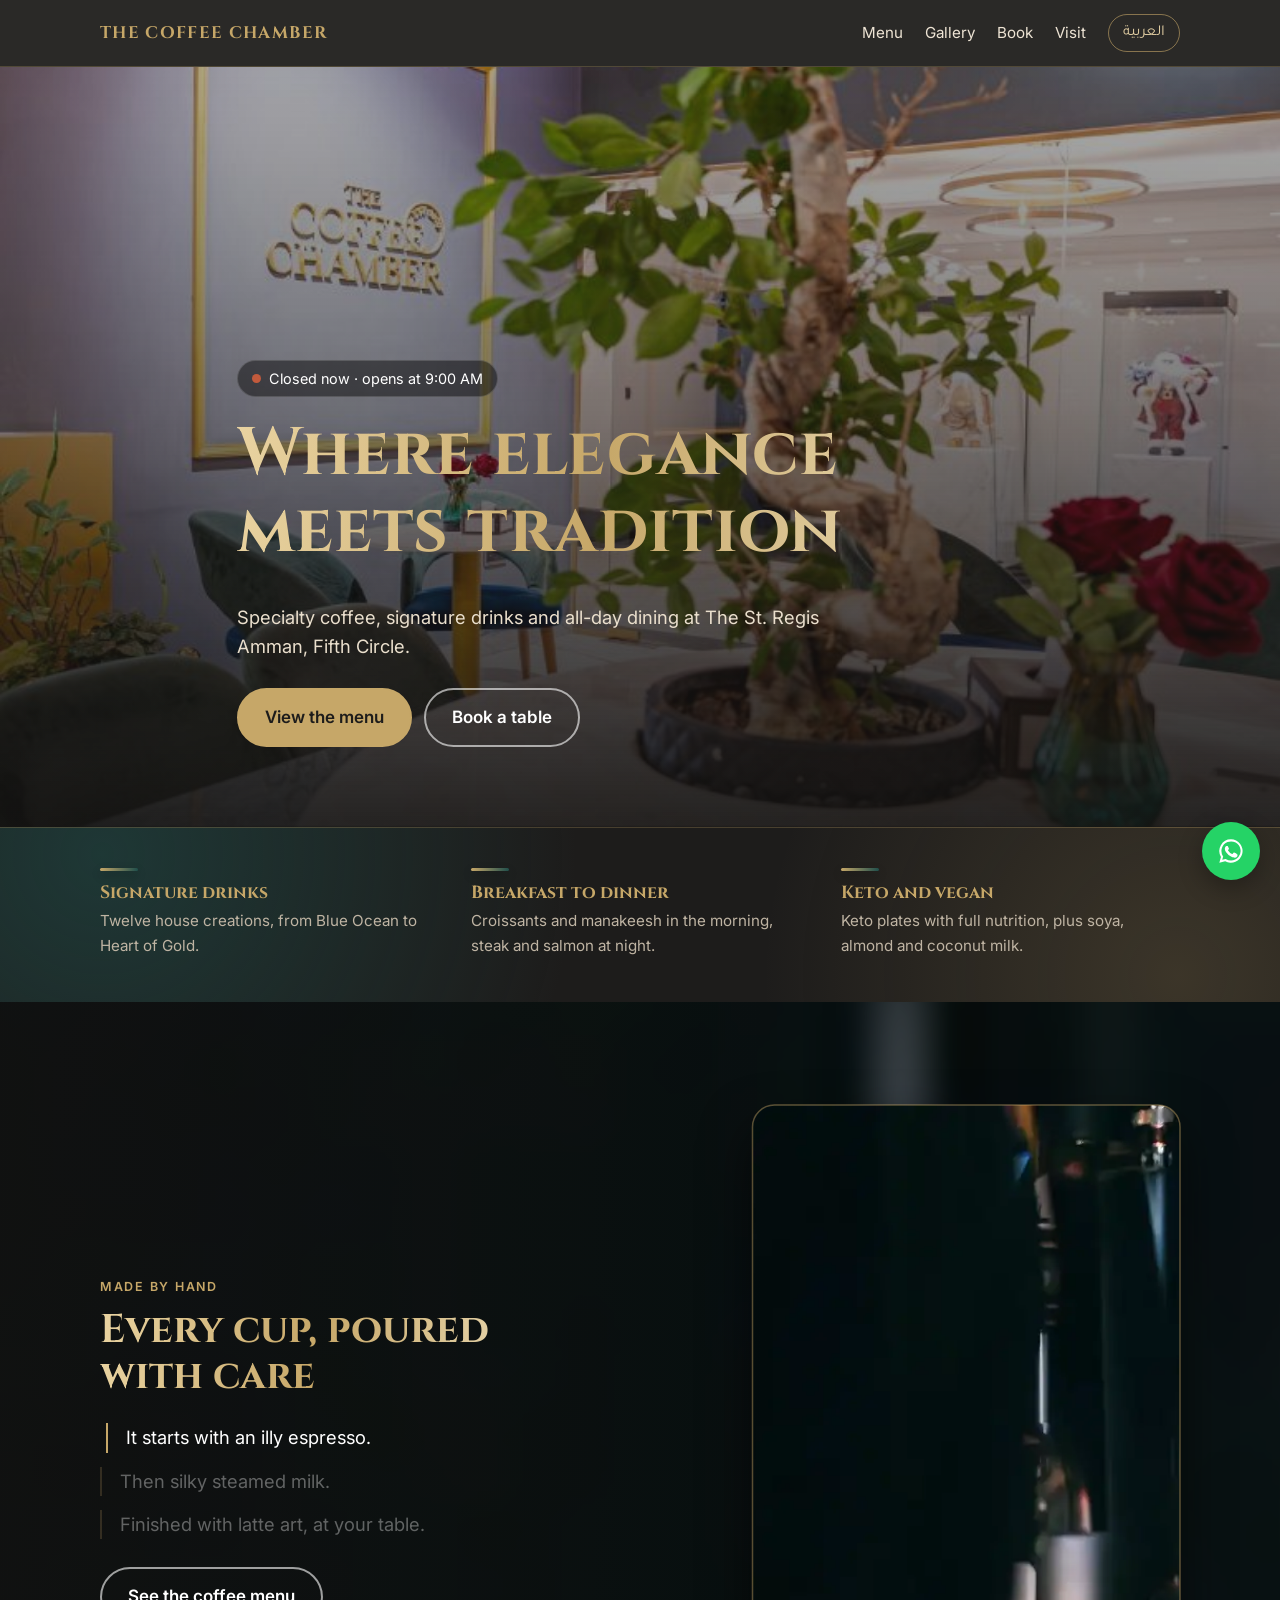
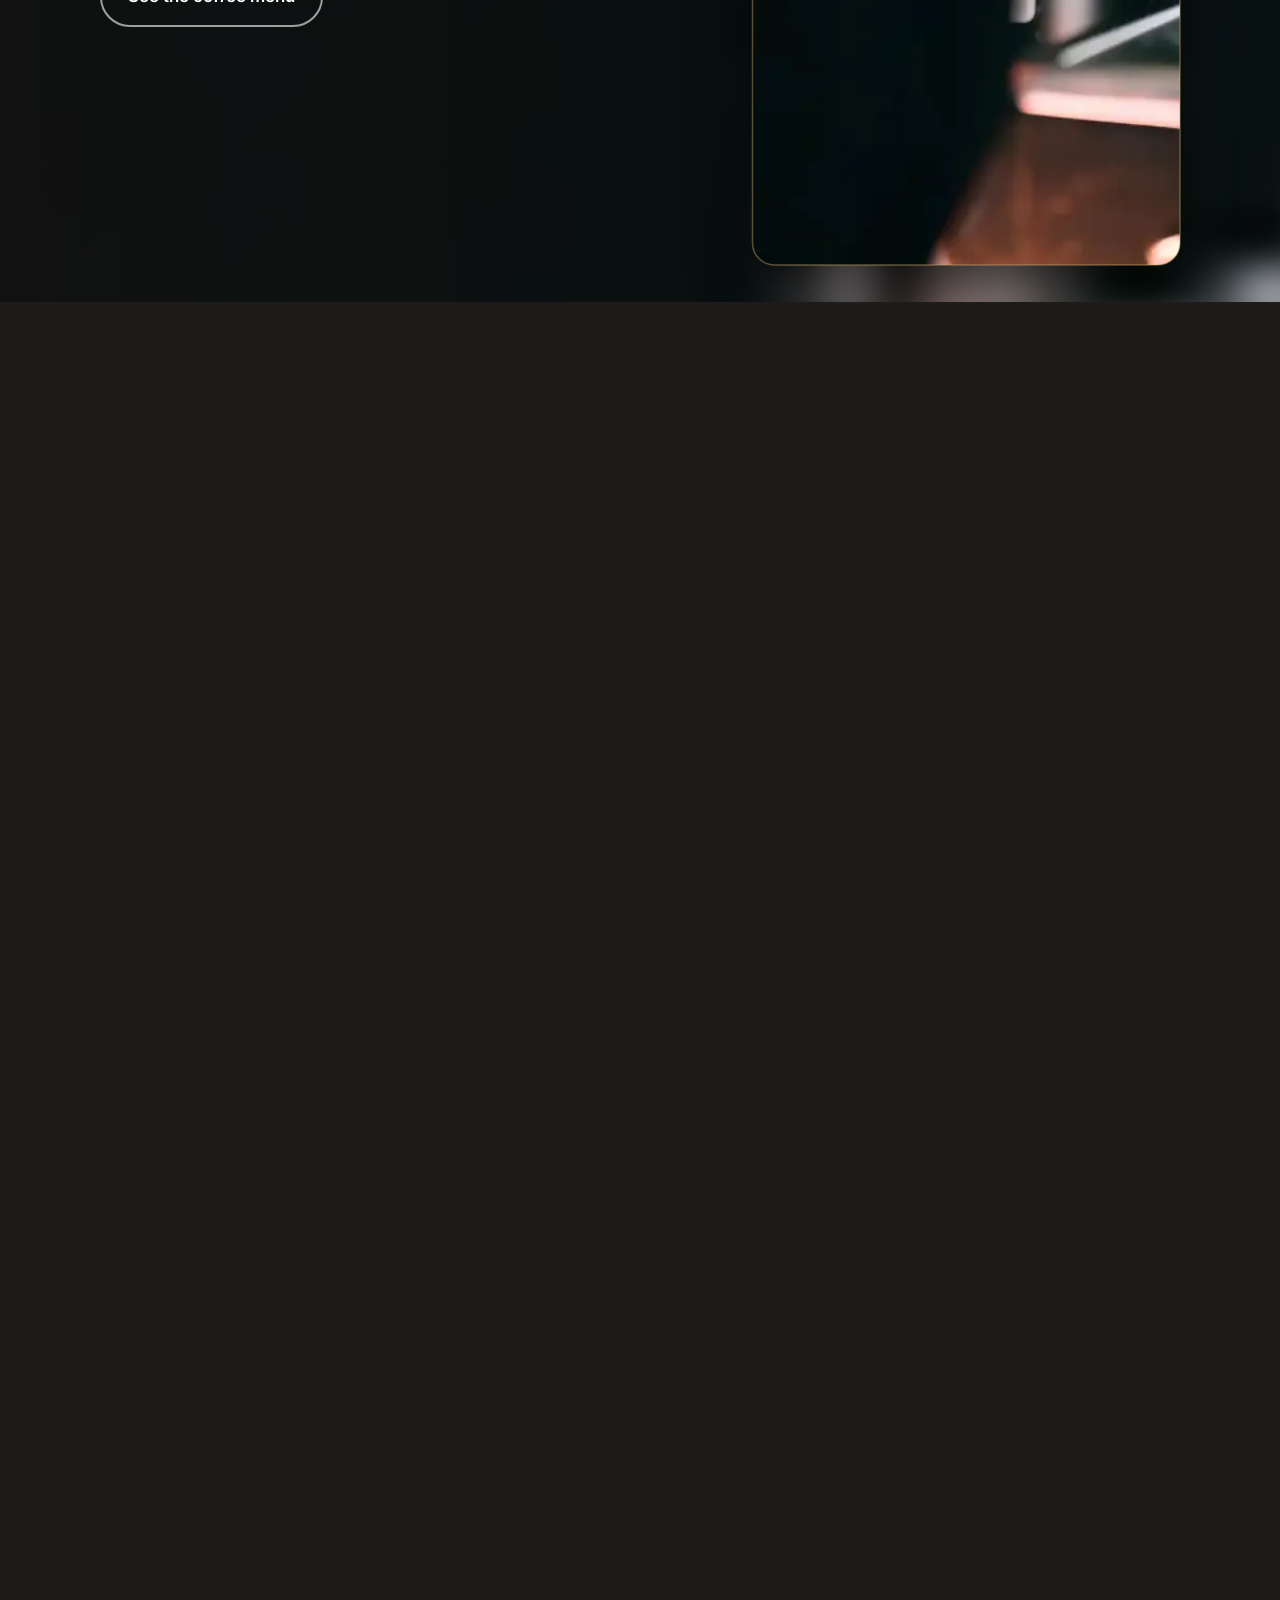
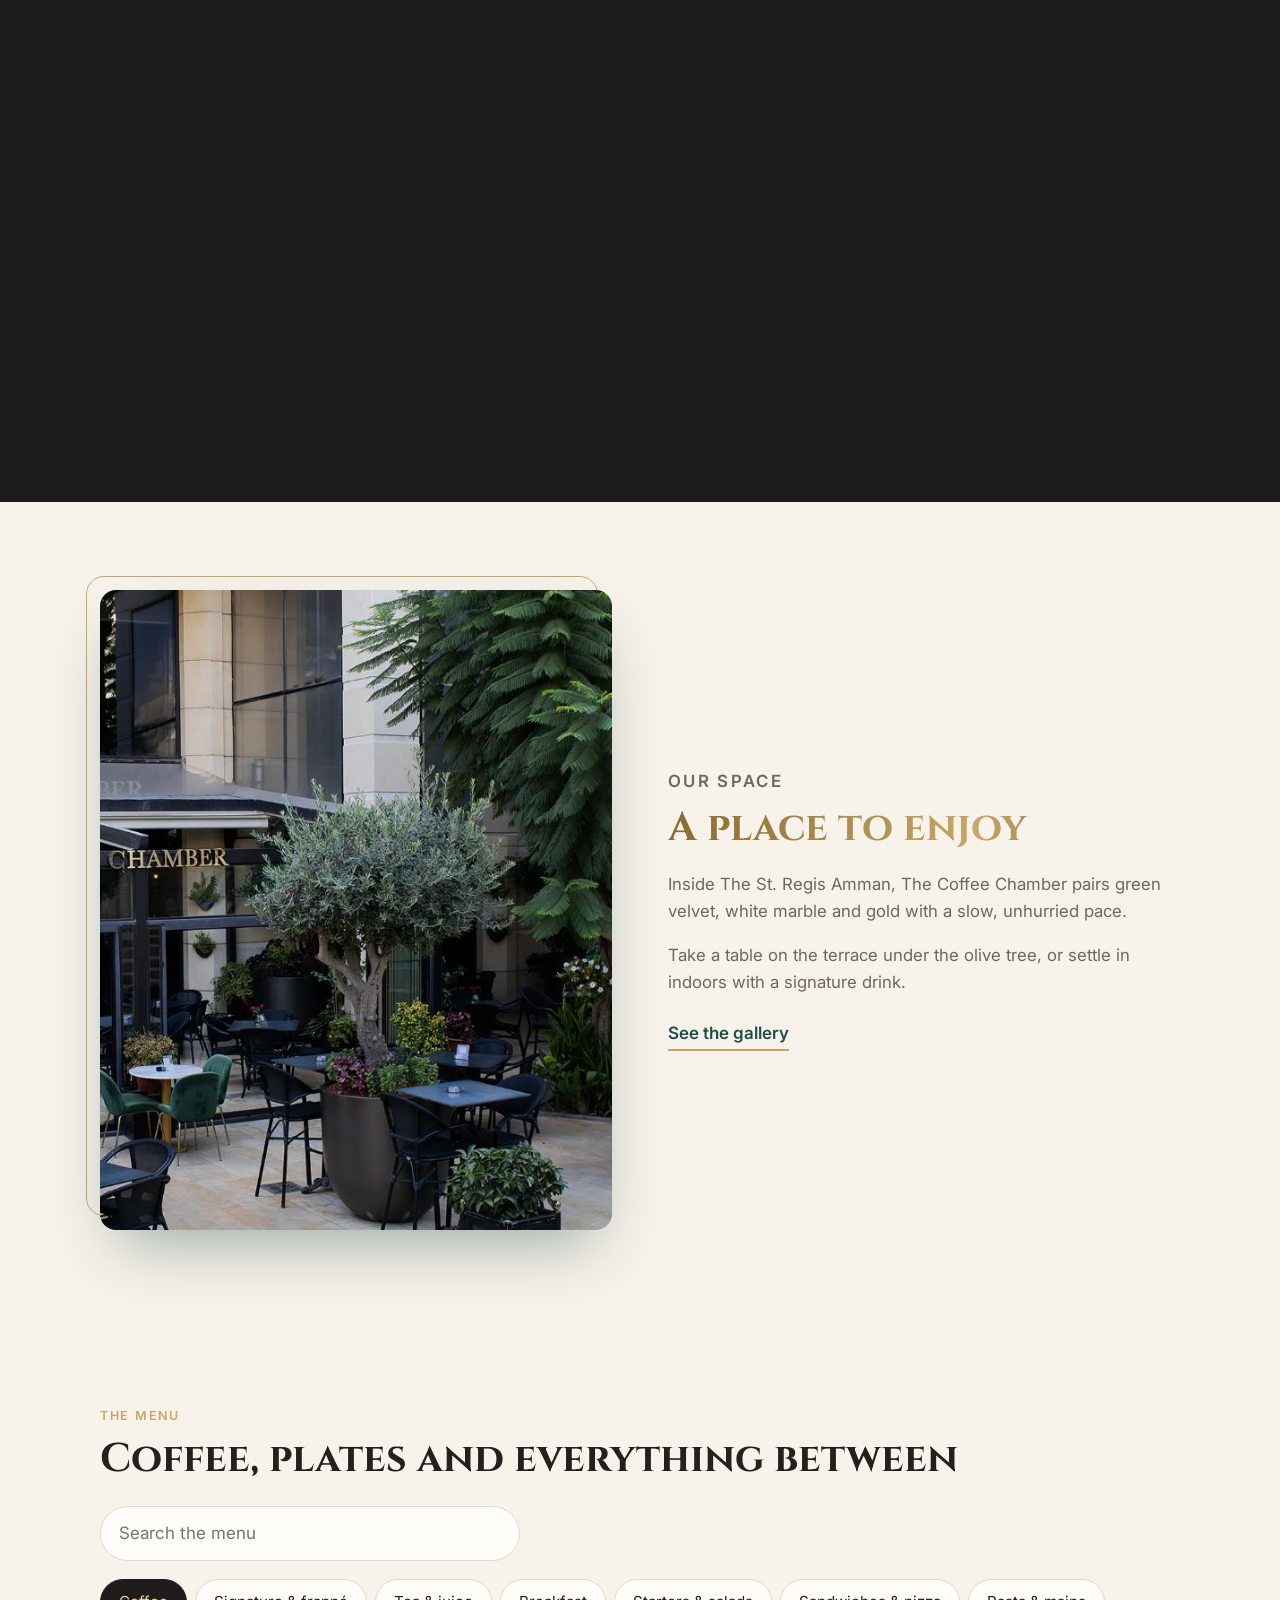
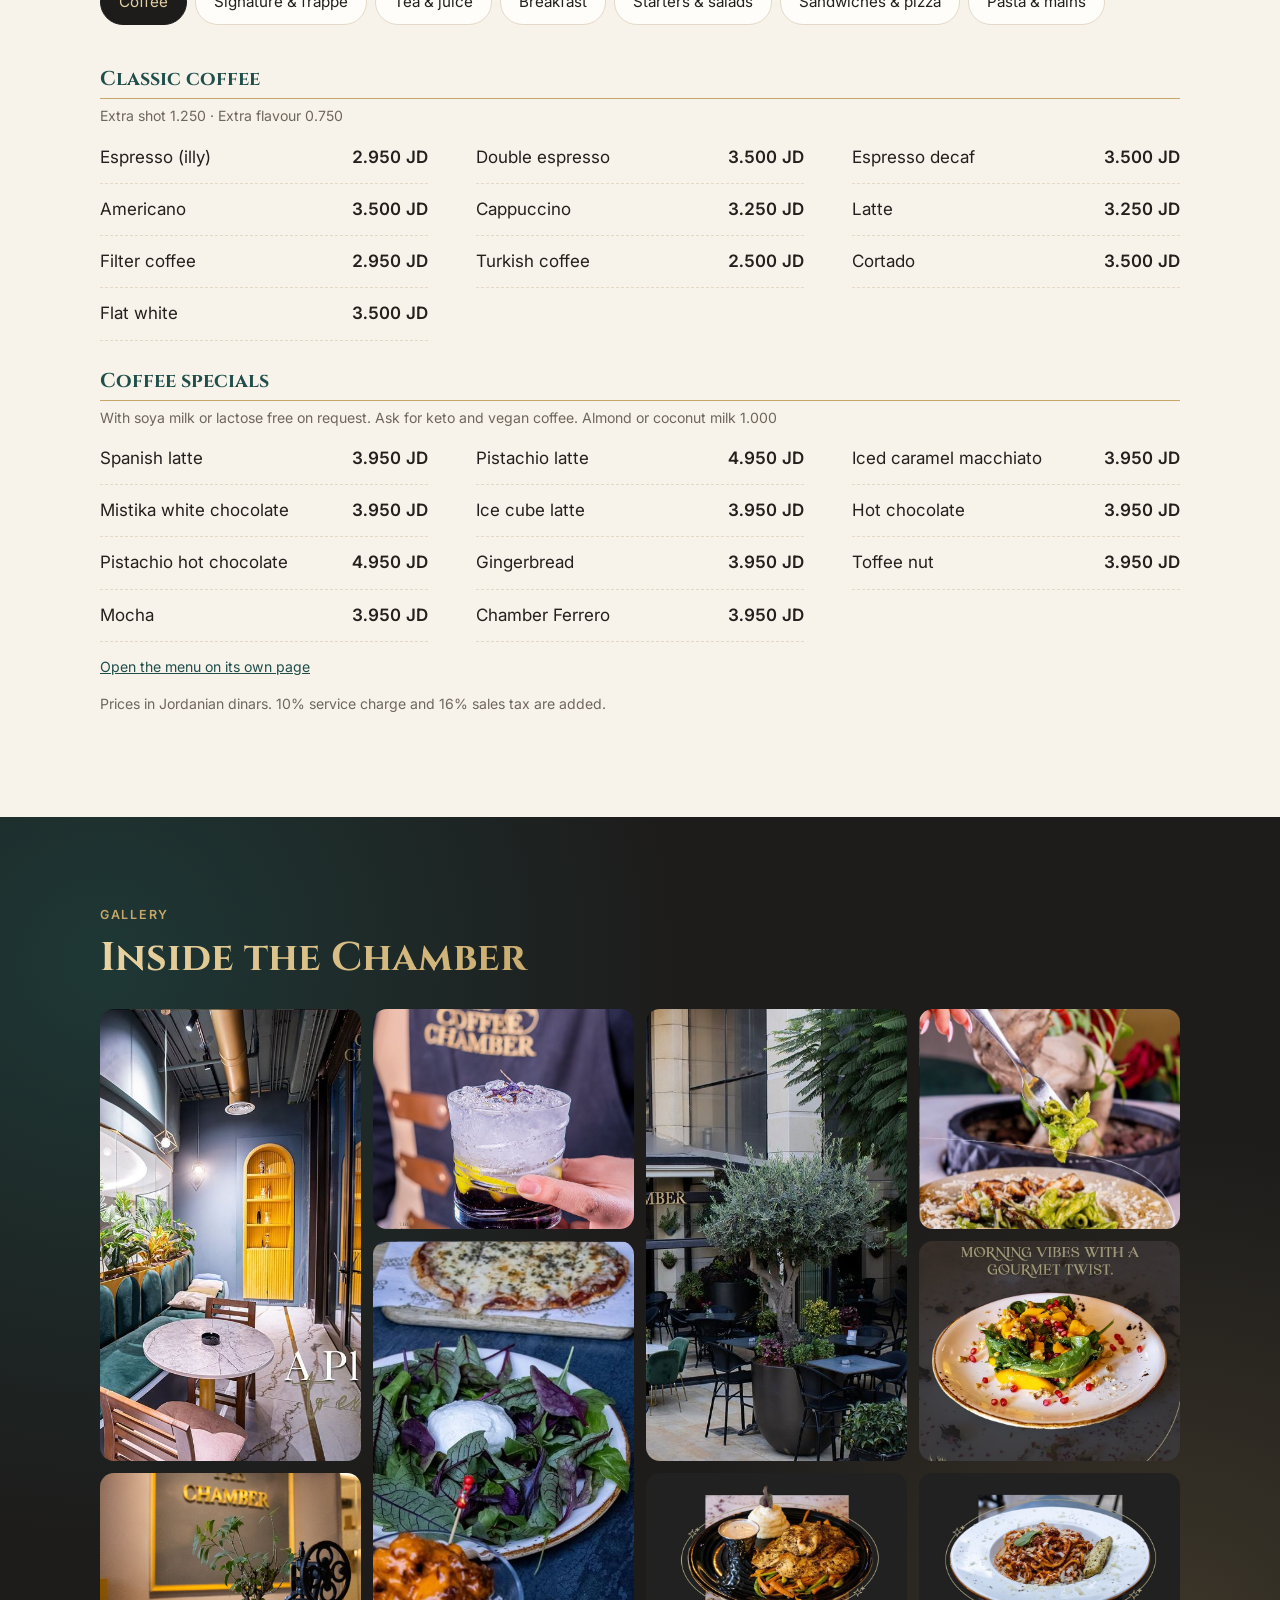
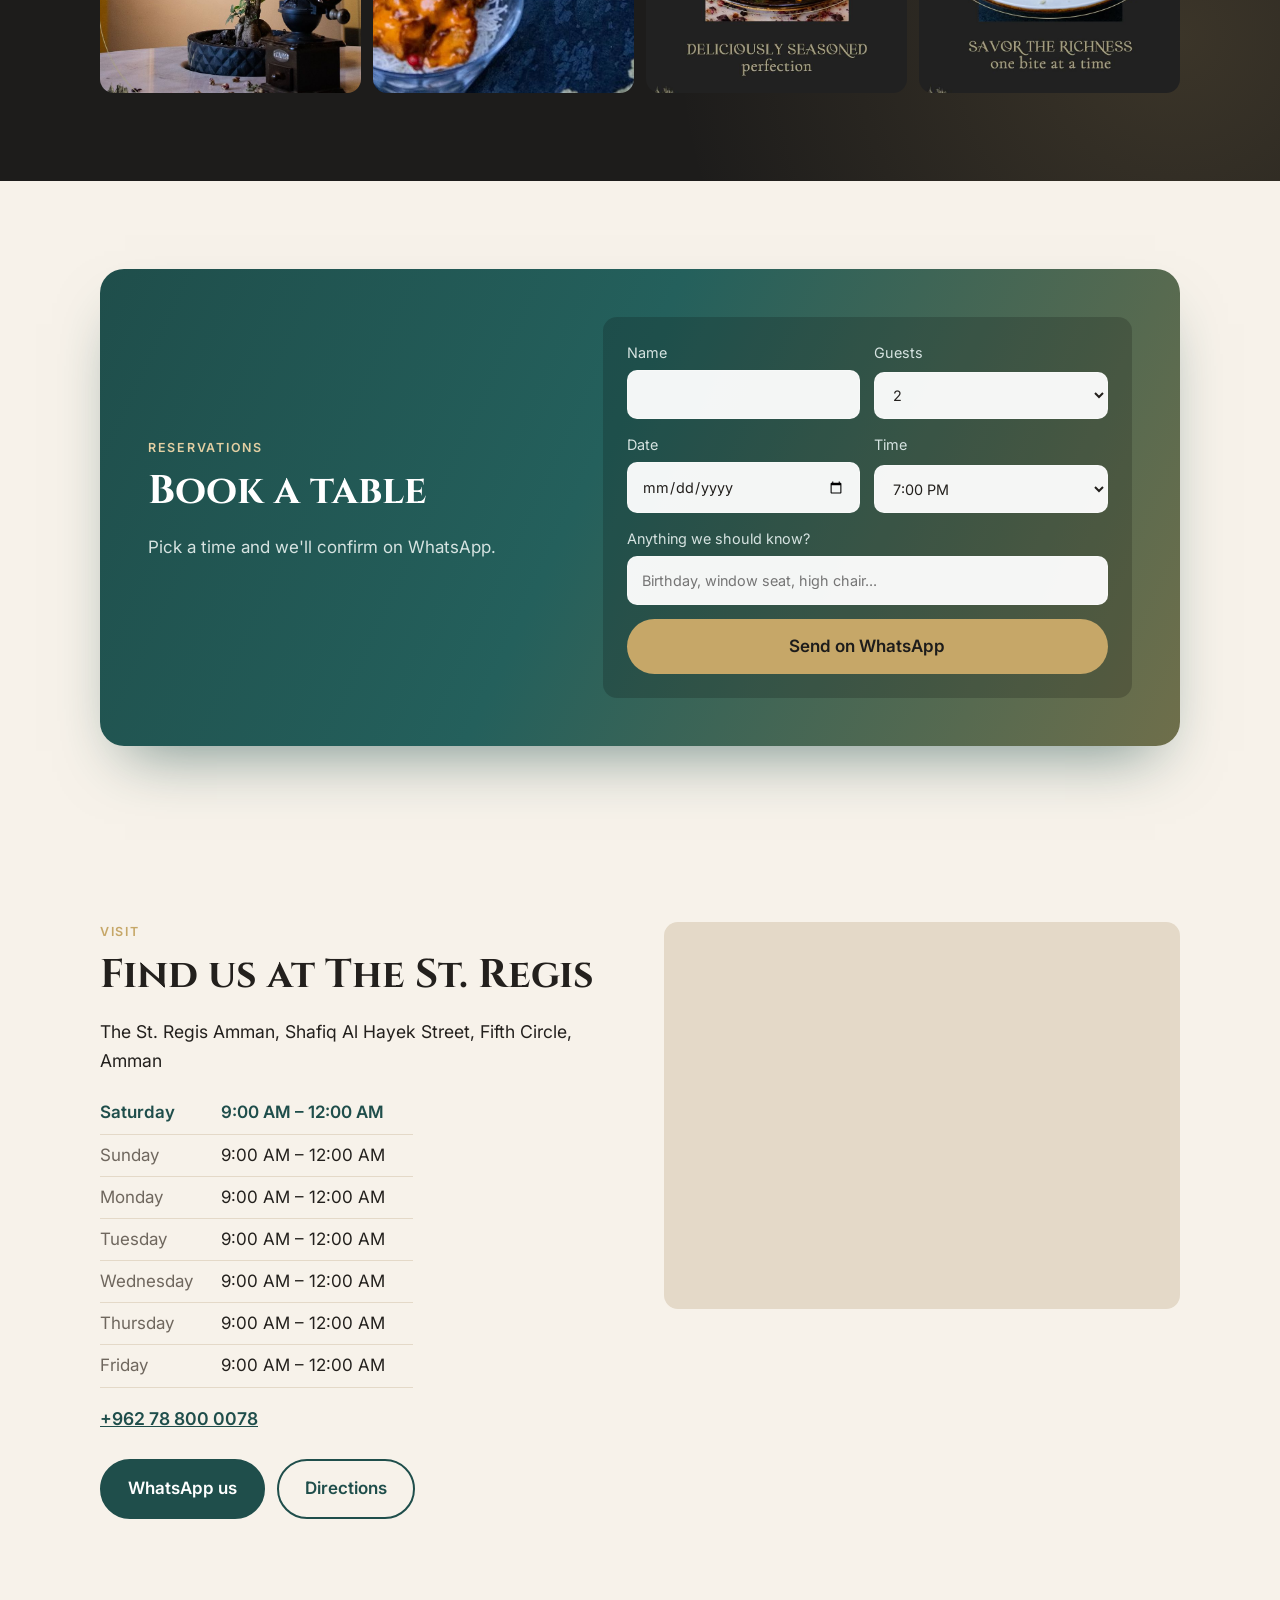
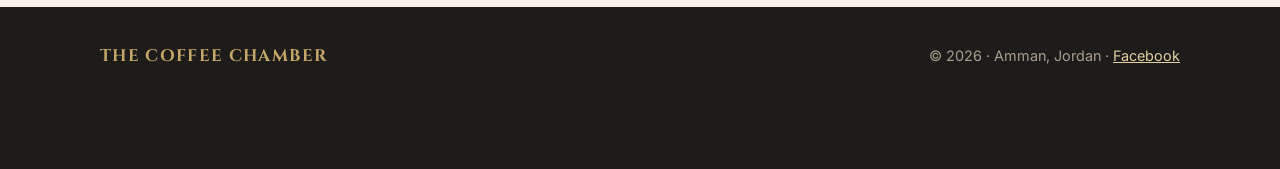
<file: index.html>
<!doctype html>
<html lang="en" dir="ltr">
<head>
  <meta charset="utf-8">
  <meta name="viewport" content="width=device-width, initial-scale=1">
  <title>The Coffee Chamber | Café at The St. Regis Amman</title>
  <meta name="description" content="The Coffee Chamber: specialty coffee, signature drinks and all-day dining at The St. Regis Amman, Fifth Circle. Call +962 78 800 0078.">
  <meta property="og:title" content="The Coffee Chamber, Amman">
  <meta property="og:description" content="Where elegance meets tradition. Specialty coffee and all-day dining at The St. Regis Amman.">
  <meta property="og:image" content="assets/img/interior.jpg">
  <link rel="icon" href="assets/img/favicon.svg" type="image/svg+xml">
  <link rel="preconnect" href="https://fonts.googleapis.com">
  <link rel="preconnect" href="https://fonts.gstatic.com" crossorigin>
  <link href="https://fonts.googleapis.com/css2?family=Cinzel:wght@500;700&family=Inter:wght@400;500;600&family=Tajawal:wght@400;500;700&display=swap" rel="stylesheet">
  <link rel="stylesheet" href="assets/css/site.css">
  <!-- Facts for Google search results. Keep in sync with business.json. -->
  <script type="application/ld+json">
  {
    "@context": "https://schema.org",
    "@type": "CafeOrCoffeeShop",
    "name": "The Coffee Chamber",
    "telephone": "+962788000078",
    "servesCuisine": ["Coffee", "International"],
    "priceRange": "JD 2-14",
    "image": "assets/img/interior.jpg",
    "address": {
      "@type": "PostalAddress",
      "streetAddress": "The St. Regis Amman, Shafiq Al Hayek Street, Fifth Circle",
      "addressLocality": "Amman",
      "addressCountry": "JO"
    },
    "openingHours": "Mo-Su 09:00-24:00"
  }
  </script>
</head>
<body>
  <header class="site-header">
    <div class="wrap header-row">
      <a class="logo" href="#top" data-i18n="name">The Coffee Chamber</a>
      <!-- Phone menu button: opens the links below as a drop-down card -->
      <button class="menu-btn" id="menu-btn" type="button" aria-label="Open menu" aria-expanded="false"><span></span><span></span><span></span></button>
      <nav class="nav" id="site-nav">
        <a href="#menu" data-i18n="nav_menu">Menu</a>
        <a href="#gallery" data-i18n="nav_gallery">Gallery</a>
        <a href="#book" data-i18n="nav_book">Book</a>
        <a href="#visit" data-i18n="nav_visit">Visit</a>
        <!-- INTERACTIVE 1: language switch (assets/js/site.js) -->
        <button class="lang-toggle" id="lang-toggle" type="button" aria-label="Switch language">العربية</button>
      </nav>
    </div>
  </header>

  <main id="top">
    <section class="hero">
      <img class="hero-img" src="assets/img/interior.jpg" alt="Inside The Coffee Chamber">
      <div class="wrap hero-inner">
        <!-- INTERACTIVE 2: live open/closed badge -->
        <p class="status" id="open-status"><span class="dot"></span><span class="status-text">&nbsp;</span></p>
        <h1 class="gradient-text" data-i18n="hero_title">Where elegance meets tradition</h1>
        <p class="lead" data-i18n="hero_sub">Specialty coffee, signature drinks and all-day dining at The St. Regis Amman, Fifth Circle.</p>
        <div class="hero-actions">
          <a class="btn" href="#menu" data-i18n="cta_menu">View the menu</a>
          <a class="btn btn-ghost" href="#book" data-i18n="cta_book">Book a table</a>
        </div>
      </div>
    </section>

    <section class="highlights reveal">
      <div class="wrap highlights-row">
        <div><h3 data-i18n="hl1_t">Signature drinks</h3><p data-i18n="hl1_d">Twelve house creations, from Blue Ocean to Heart of Gold.</p></div>
        <div><h3 data-i18n="hl2_t">Breakfast to dinner</h3><p data-i18n="hl2_d">Croissants and manakeesh in the morning, steak and salmon at night.</p></div>
        <div><h3 data-i18n="hl3_t">Keto and vegan</h3><p data-i18n="hl3_d">Keto plates with full nutrition, plus soya, almond and coconut milk.</p></div>
      </div>
    </section>

    <!-- INTERACTIVE 8: the barista's pour, played by your scroll (assets/js/pour.js).
         The frames are photos from the café's own video, in assets/img/pour/. -->
    <section id="pour" class="pour" aria-label="How we make your coffee">
      <div class="pour-sticky">
        <div class="pour-frame">
          <canvas class="pour-canvas" id="pour-canvas" aria-hidden="true"></canvas>
          <img class="pour-poster" src="assets/img/pour/127.webp" loading="lazy" alt="Latte art in a Coffee Chamber cup">
        </div>
        <div class="wrap pour-copy">
          <p class="eyebrow" data-i18n="latte_eyebrow">Made by hand</p>
          <h2 class="gradient-text" data-i18n="latte_title">Every cup, poured with care</h2>
          <ol class="pour-steps" id="pour-steps">
            <li class="is-active" data-i18n="latte_1">It starts with an illy espresso.</li>
            <li data-i18n="latte_2">Then silky steamed milk.</li>
            <li data-i18n="latte_3">Finished with latte art, at your table.</li>
          </ol>
          <a class="btn btn-ghost" href="#menu" data-i18n="latte_cta">See the coffee menu</a>
        </div>
      </div>
    </section>

    <section id="story" class="section story reveal">
      <div class="wrap story-grid">
        <div class="story-img">
          <img src="assets/img/terrace.jpg" alt="The terrace at The Coffee Chamber" loading="lazy">
        </div>
        <div>
          <p class="eyebrow" data-i18n="story_eyebrow">Our space</p>
          <h2 class="gradient-text" data-i18n="story_title">A place to enjoy</h2>
          <p data-i18n="story_p1">Inside The St. Regis Amman, The Coffee Chamber pairs green velvet, white marble and gold with a slow, unhurried pace.</p>
          <p data-i18n="story_p2">Take a table on the terrace under the olive tree, or settle in indoors with a signature drink.</p>
          <a class="text-link" href="#gallery" data-i18n="story_link">See the gallery</a>
        </div>
      </div>
    </section>

    <section id="menu" class="section reveal">
      <div class="wrap">
        <p class="eyebrow" data-i18n="menu_eyebrow">The menu</p>
        <h2 data-i18n="menu_title">Coffee, plates and everything between</h2>
        <!-- INTERACTIVE 3: search + tabs. The menu itself is in assets/js/menu.js -->
        <div class="menu-tools">
          <input class="search" id="menu-search" type="search" placeholder="Search the menu" data-i18n-placeholder="search">
        </div>
        <div class="tabs" id="menu-tabs" role="tablist"></div>
        <div id="menu-body"></div>
        <p class="note"><a href="menu.html" data-i18n="menu_qr_link">Open the menu on its own page</a></p>
        <p class="note" data-i18n="menu_tax">Prices in Jordanian dinars. 10% service charge and 16% sales tax are added.</p>
      </div>
    </section>

    <section id="gallery" class="section section-dark reveal">
      <div class="wrap">
        <p class="eyebrow" data-i18n="gallery_eyebrow">Gallery</p>
        <h2 class="gradient-text" data-i18n="gallery_title">Inside the Chamber</h2>
        <!-- INTERACTIVE 4: tap a photo to open it full screen; swipe or use arrows -->
        <div class="gallery">
          <button class="shot tall" type="button"><img src="assets/img/seating.jpg" alt="Velvet seating by the window" loading="lazy"></button>
          <button class="shot" type="button"><img src="assets/img/signature-drink.jpg" alt="A signature drink" loading="lazy"></button>
          <button class="shot tall" type="button"><img src="assets/img/terrace.jpg" alt="The outdoor terrace" loading="lazy"></button>
          <button class="shot" type="button"><img src="assets/img/penne-pesto.jpg" alt="Penne pesto with chicken" loading="lazy"></button>
          <button class="shot tall" type="button"><img src="assets/img/burrata-dynamite.jpg" alt="Burrata salad and dynamite shrimps" loading="lazy"></button>
          <button class="shot" type="button"><img src="assets/img/mango-salad.jpg" alt="Baby spinach and mango salad" loading="lazy"></button>
          <button class="shot" type="button"><img src="assets/img/grinder.jpg" alt="Coffee grinder on the marble table" loading="lazy"></button>
          <button class="shot" type="button"><img src="assets/img/grilled-chicken.jpg" alt="Grilled chicken with mashed potato" loading="lazy"></button>
          <button class="shot" type="button"><img src="assets/img/spaghetti.jpg" alt="Spaghetti bolognese" loading="lazy"></button>
        </div>
      </div>
    </section>

    <section id="book" class="section reveal">
      <div class="wrap">
      <div class="cta-card book-grid">
        <div>
          <p class="eyebrow" data-i18n="book_eyebrow">Reservations</p>
          <h2 data-i18n="book_title">Book a table</h2>
          <p data-i18n="book_sub">Pick a time and we'll confirm on WhatsApp.</p>
        </div>
        <!-- INTERACTIVE 7: booking form. Nothing is stored; it opens WhatsApp with the request written out. -->
        <form class="book-form" id="book-form">
          <label><span data-i18n="f_name">Name</span><input name="name" required autocomplete="name"></label>
          <label><span data-i18n="f_guests">Guests</span>
            <select name="guests"><option>1</option><option selected>2</option><option>3</option><option>4</option><option>5</option><option>6</option><option>7</option><option>8+</option></select></label>
          <label><span data-i18n="f_date">Date</span><input name="date" type="date" required></label>
          <label><span data-i18n="f_time">Time</span><select name="time" id="book-time"></select></label>
          <label class="full"><span data-i18n="f_note">Anything we should know?</span><input name="note" data-i18n-placeholder="f_note_ph" placeholder="Birthday, window seat, high chair..."></label>
          <button class="btn full" type="submit" data-i18n="f_send">Send on WhatsApp</button>
        </form>
      </div>
      </div>
    </section>

    <section id="visit" class="section reveal">
      <div class="wrap split">
        <div>
          <p class="eyebrow" data-i18n="visit_eyebrow">Visit</p>
          <h2 data-i18n="visit_title">Find us at The St. Regis</h2>
          <p class="address" data-i18n="address">The St. Regis Amman, Shafiq Al Hayek Street, Fifth Circle, Amman</p>
          <table class="hours" id="hours-table"></table>
          <p class="contact-line"><a href="tel:+962788000078" dir="ltr">+962 78 800 0078</a></p>
          <div class="hero-actions">
            <a class="btn btn-whatsapp" id="whatsapp-btn" href="#visit" data-i18n="cta_whatsapp">WhatsApp us</a>
            <a class="btn btn-outline" href="https://www.google.com/maps/search/?api=1&amp;query=The+Coffee+Chamber+St+Regis+Amman" data-i18n="cta_directions">Directions</a>
          </div>
        </div>
        <iframe class="map" title="Map to The Coffee Chamber" loading="lazy"
          src="https://www.google.com/maps?q=The+St.+Regis+Amman&amp;output=embed"></iframe>
      </div>
    </section>
  </main>

  <footer class="site-footer">
    <div class="wrap footer-row">
      <p class="logo" data-i18n="name">The Coffee Chamber</p>
      <p>&copy; <span id="year">2026</span> &middot; <span data-i18n="city">Amman, Jordan</span> &middot;
        <a href="https://www.facebook.com/The-Coffee-Chamber-103624985426412">Facebook</a></p>
    </div>
  </footer>

  <a class="wa-float" id="wa-float" href="#visit" aria-label="WhatsApp">
    <svg viewBox="0 0 24 24" width="28" height="28" aria-hidden="true"><path fill="currentColor" d="M12 2a10 10 0 0 0-8.6 15.1L2 22l5-1.3A10 10 0 1 0 12 2Zm0 18.2a8.2 8.2 0 0 1-4.2-1.2l-.3-.2-3 .8.8-2.9-.2-.3A8.2 8.2 0 1 1 12 20.2Zm4.5-6.1c-.2-.1-1.5-.7-1.7-.8s-.4-.1-.6.1-.7.8-.8 1-.3.2-.5.1a6.7 6.7 0 0 1-3.4-2.9c-.3-.4.3-.4.7-1.3a.4.4 0 0 0 0-.4l-.8-1.8c-.2-.5-.4-.4-.6-.4h-.5a1 1 0 0 0-.7.3 3 3 0 0 0-.9 2.2 5.2 5.2 0 0 0 1.1 2.8 11.9 11.9 0 0 0 4.6 4c1.7.7 2.4.8 3.2.7a2.8 2.8 0 0 0 1.8-1.3 2.3 2.3 0 0 0 .2-1.3c-.1-.1-.3-.2-.5-.3Z"/></svg>
  </a>

  <div class="lightbox" id="lightbox" hidden>
    <button class="lb-btn lb-close" type="button" aria-label="Close">&times;</button>
    <button class="lb-btn lb-prev" type="button" aria-label="Previous">&#8249;</button>
    <img class="lb-img" alt="">
    <button class="lb-btn lb-next" type="button" aria-label="Next">&#8250;</button>
  </div>

  <script src="assets/js/menu.js"></script>
  <script src="assets/js/site.js"></script>
  <script src="assets/js/pour.js"></script>
</body>
</html>
</file>
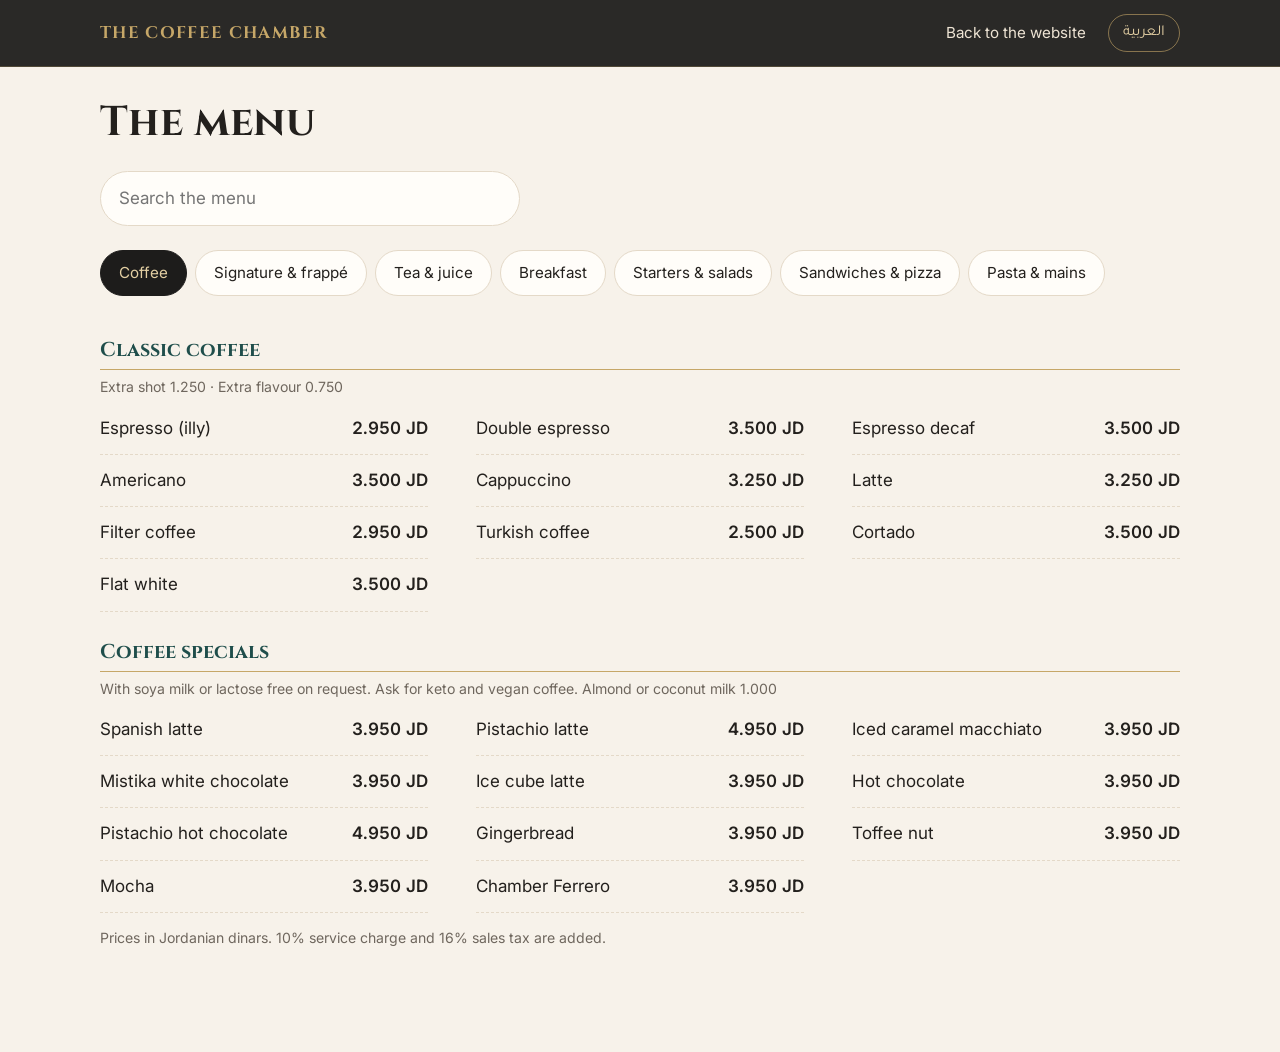
<file: menu.html>
<!doctype html>
<html lang="en" dir="ltr">
<head>
  <meta charset="utf-8">
  <meta name="viewport" content="width=device-width, initial-scale=1">
  <title>Menu | The Coffee Chamber</title>
  <meta name="description" content="The full menu of The Coffee Chamber, The St. Regis Amman, in English and Arabic.">
  <link rel="icon" href="assets/img/favicon.svg" type="image/svg+xml">
  <link rel="preconnect" href="https://fonts.googleapis.com">
  <link rel="preconnect" href="https://fonts.gstatic.com" crossorigin>
  <link href="https://fonts.googleapis.com/css2?family=Cinzel:wght@500;700&family=Inter:wght@400;500;600&family=Tajawal:wght@400;500;700&display=swap" rel="stylesheet">
  <link rel="stylesheet" href="assets/css/site.css">
</head>
<!-- The page the table QR codes open. Same menu data (assets/js/menu.js) as the home page. -->
<body class="menu-page">
  <header class="site-header">
    <div class="wrap header-row">
      <a class="logo" href="./" data-i18n="name">The Coffee Chamber</a>
      <nav class="nav">
        <a href="./" data-i18n="back_home">Back to the website</a>
        <button class="lang-toggle" id="lang-toggle" type="button" aria-label="Switch language">العربية</button>
      </nav>
    </div>
  </header>
  <main>
    <section id="menu" class="section">
      <div class="wrap">
        <h1 class="menu-page-title" data-i18n="menu_eyebrow">The menu</h1>
        <div class="menu-tools">
          <input class="search" id="menu-search" type="search" placeholder="Search the menu" data-i18n-placeholder="search">
        </div>
        <div class="tabs" id="menu-tabs" role="tablist"></div>
        <div id="menu-body"></div>
        <p class="note" data-i18n="menu_tax">Prices in Jordanian dinars. 10% service charge and 16% sales tax are added.</p>
      </div>
    </section>
  </main>
  <script src="assets/js/menu.js"></script>
  <script src="assets/js/site.js"></script>
</body>
</html>
</file>
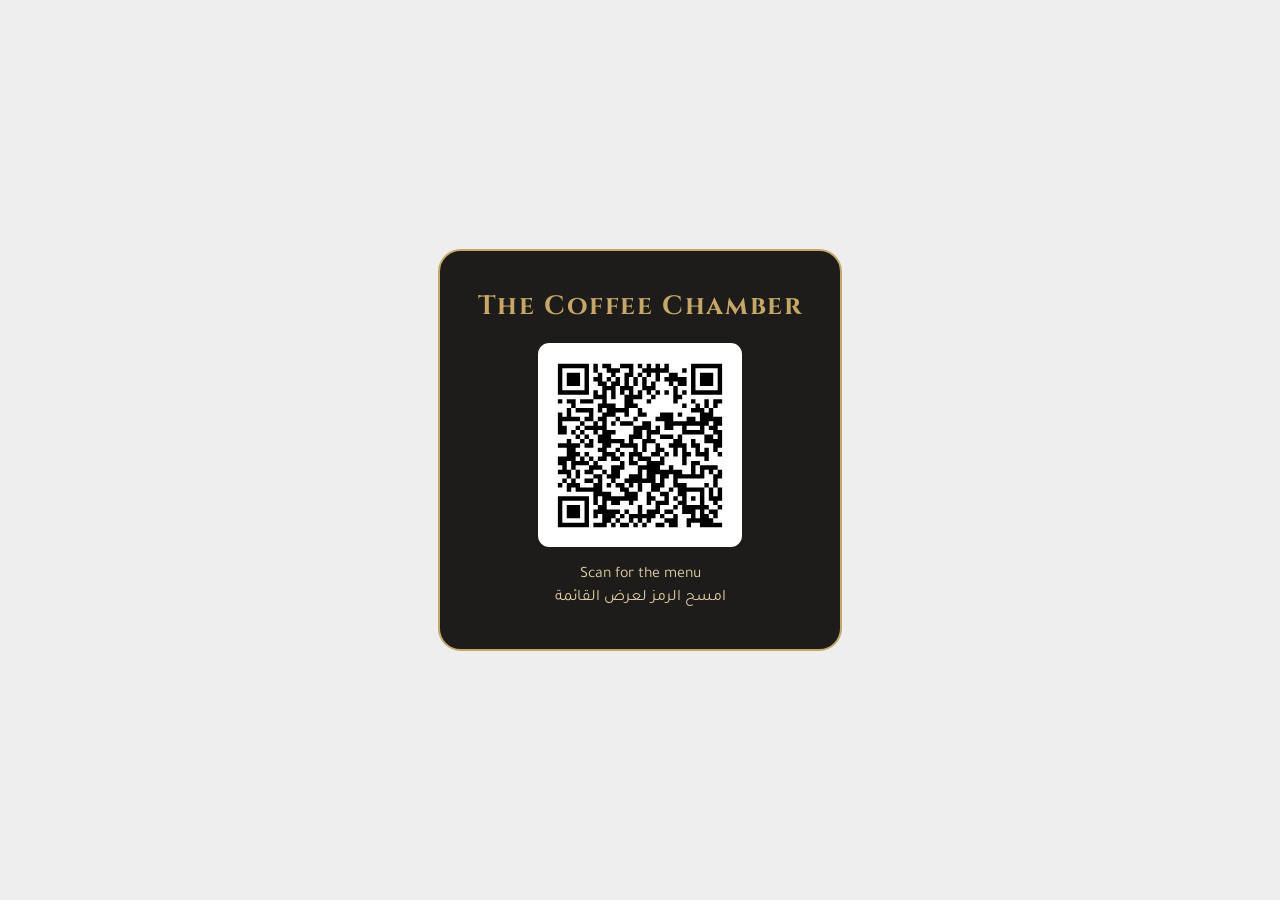
<file: qr.html>
<!doctype html>
<html lang="en">
<head>
  <meta charset="utf-8">
  <meta name="viewport" content="width=device-width, initial-scale=1">
  <title>Table QR card | The Coffee Chamber</title>
  <meta name="robots" content="noindex">
  <link href="https://fonts.googleapis.com/css2?family=Cinzel:wght@700&family=Tajawal:wght@500&display=swap" rel="stylesheet">
  <!-- Printable table card. Print it (Ctrl/Cmd + P), cut along the edge, put one on each table.
       The QR code (assets/img/menu-qr.svg) opens menu.html. Regenerate it if the site moves to the café's own domain. -->
  <style>
    body { margin: 0; background: #eee; font-family: "Tajawal", sans-serif; display: grid; place-items: center; min-height: 100vh; }
    .card { width: 90mm; padding: 10mm 8mm; background: #1d1c1b; color: #e3cfa3; text-align: center; border-radius: 6mm; border: 0.6mm solid #c6a768; }
    h1 { font-family: "Cinzel", serif; font-size: 7mm; letter-spacing: 0.06em; margin: 0 0 2mm; color: #c6a768; }
    .qr { background: #fff; padding: 3mm; border-radius: 3mm; width: 48mm; margin: 5mm auto; }
    .qr img { width: 100%; display: block; }
    p { margin: 1mm 0; font-size: 4.2mm; }
    .ar { direction: rtl; }
    @media print { body { background: #fff; } }
  </style>
</head>
<body>
  <div class="card">
    <h1>The Coffee Chamber</h1>
    <div class="qr"><img src="assets/img/menu-qr.svg" alt="QR code for the menu"></div>
    <p>Scan for the menu</p>
    <p class="ar">امسح الرمز لعرض القائمة</p>
  </div>
</body>
</html>
</file>
<file: assets/css/site.css>
/* The Coffee Chamber. Colours taken from their logo and interior:
   charcoal, gold lettering, teal velvet, warm marble. */
:root {
  --charcoal: #1d1c1b;
  --charcoal-2: #282624;
  --gold: #c6a768;
  --gold-soft: #e3cfa3;
  --teal: #1f4e4b;
  --ink: #23201d;
  --muted: #6f675e;
  --bg: #f7f2ea;
  --card: #fffdf9;
  --line: #e4d9c8;
  --open: #3fae6a;
  --closed: #c25a3c;
  --radius: 14px;
  --font: "Inter", system-ui, -apple-system, "Segoe UI", Roboto, sans-serif;
  --display: "Cinzel", Georgia, serif;
}
html[lang="ar"] { --font: "Tajawal", system-ui, sans-serif; --display: "Tajawal", system-ui, sans-serif; }

* { box-sizing: border-box; }
html { scroll-behavior: smooth; }
body { margin: 0; font-family: var(--font); font-size: 17px; line-height: 1.6; color: var(--ink); background: var(--bg); }
img { display: block; max-width: 100%; }
a { color: var(--teal); }
h1, h2, h3 { font-family: var(--display); line-height: 1.15; margin: 0 0 0.5em; font-weight: 700; }
h1 { font-size: clamp(2.2rem, 6vw, 4.2rem); letter-spacing: 0.01em; }
h2 { font-size: clamp(1.6rem, 3.5vw, 2.5rem); }
h3 { font-size: 1.1rem; }
html[lang="ar"] h1, html[lang="ar"] h2 { letter-spacing: 0; }
.wrap { max-width: 1120px; margin: 0 auto; padding: 0 20px; }
.eyebrow { text-transform: uppercase; letter-spacing: 0.14em; font-size: 0.78rem; font-weight: 600; color: var(--gold); margin: 0 0 10px; }
html[lang="ar"] .eyebrow { letter-spacing: 0; font-size: 0.9rem; }
.note { color: var(--muted); font-size: 0.88rem; }

/* Header */
.site-header { position: sticky; top: 0; z-index: 10; background: rgba(29, 28, 27, 0.94); backdrop-filter: blur(8px); border-bottom: 1px solid rgba(198,167,104,0.25); }
.header-row { display: flex; align-items: center; justify-content: space-between; min-height: 66px; gap: 16px; }
.logo { font-family: var(--display); font-weight: 700; letter-spacing: 0.08em; text-transform: uppercase; color: var(--gold); text-decoration: none; font-size: 1.05rem; margin: 0; }
html[lang="ar"] .logo { letter-spacing: 0; text-transform: none; font-size: 1.2rem; }
.nav { display: flex; align-items: center; gap: 22px; }
.nav a { color: #eee4d4; text-decoration: none; font-size: 0.95rem; }
.nav a:hover { color: var(--gold); }
.lang-toggle { font: inherit; font-family: "Tajawal", var(--font); font-size: 0.95rem; background: transparent; color: var(--gold-soft); border: 1px solid rgba(198,167,104,0.6); border-radius: 999px; padding: 6px 14px; cursor: pointer; }
.lang-toggle:hover { background: var(--gold); color: var(--charcoal); }

/* Buttons */
.btn { display: inline-block; background: var(--gold); color: var(--charcoal); padding: 14px 26px; border-radius: 999px; font-weight: 600; text-decoration: none; border: 2px solid var(--gold); transition: transform .15s, background .15s; }
.btn:hover { transform: translateY(-2px); }
.btn-ghost { background: transparent; color: #fff; border-color: rgba(255,255,255,0.6); }
.btn-outline { background: transparent; color: var(--teal); border-color: var(--teal); }
.btn-whatsapp { background: var(--teal); border-color: var(--teal); color: #fff; }

/* Hero: their interior photo under a dark wash */
.hero { position: relative; min-height: min(88vh, 760px); display: flex; align-items: flex-end; color: #fff; overflow: hidden; background: var(--charcoal); }
.hero-img { position: absolute; inset: 0; width: 100%; height: 100%; object-fit: cover; object-position: 30% 35%; transform: scale(1.06); animation: slowzoom 18s ease-out forwards; }
.hero::after { content: ""; position: absolute; inset: 0; background: linear-gradient(180deg, rgba(20,19,18,0.35) 0%, rgba(20,19,18,0.55) 45%, rgba(20,19,18,0.92) 100%); }
@keyframes slowzoom { to { transform: scale(1); } }
.hero-inner { position: relative; z-index: 1; padding-bottom: 80px; padding-top: 120px; }
.hero h1 { max-width: 12em; color: #fff; }
.lead { font-size: 1.15rem; color: #eadfcd; max-width: 34em; }
.hero-actions { display: flex; flex-wrap: wrap; gap: 12px; margin-top: 26px; }
.status { display: inline-flex; align-items: center; gap: 8px; background: rgba(0,0,0,0.45); border: 1px solid rgba(255,255,255,0.15); border-radius: 999px; padding: 6px 14px; font-size: 0.9rem; margin: 0 0 18px; }
.dot { width: 9px; height: 9px; border-radius: 50%; background: #999; }
.status.is-open .dot { background: var(--open); box-shadow: 0 0 0 4px rgba(63,174,106,0.3); animation: pulse 2s infinite; }
.status.is-closed .dot { background: var(--closed); }
@keyframes pulse { 50% { box-shadow: 0 0 0 8px rgba(63,174,106,0); } }

/* Highlights strip */
.highlights { background: var(--charcoal); color: #e9dfcf; border-top: 1px solid rgba(198,167,104,0.25); }
.highlights-row { display: grid; grid-template-columns: repeat(3, 1fr); gap: 32px; padding-top: 40px; padding-bottom: 44px; }
.highlights h3 { color: var(--gold); margin-bottom: 6px; }
.highlights p { margin: 0; font-size: 0.95rem; color: #bfb4a3; }

/* Sections */
.section { padding: 88px 0; }
.section-dark { background: var(--charcoal); color: #fff; }

/* Menu */
.menu-tools { margin: 24px 0 14px; }
.search { width: 100%; max-width: 420px; font: inherit; padding: 13px 18px; border-radius: 999px; border: 1px solid var(--line); background: var(--card); color: var(--ink); }
.search:focus { outline: 2px solid var(--gold); border-color: var(--gold); }
.tabs { display: flex; gap: 8px; overflow-x: auto; padding: 4px 0 14px; scrollbar-width: none; }
.tabs::-webkit-scrollbar { display: none; }
.tab { flex: none; font: inherit; font-size: 0.95rem; background: var(--card); border: 1px solid var(--line); color: var(--ink); padding: 10px 18px; border-radius: 999px; cursor: pointer; transition: background .2s, color .2s; }
.tab:hover { border-color: var(--gold); }
.tab.is-active { background: var(--charcoal); border-color: var(--charcoal); color: var(--gold-soft); }
.menu-section { margin-top: 28px; animation: fadein .35s ease; }
.menu-section h3 { font-size: 1.25rem; color: var(--teal); padding-bottom: 8px; border-bottom: 1px solid var(--gold); margin-bottom: 4px; }
.menu-section .note { margin: 6px 0 4px; }
.menu-list { list-style: none; padding: 0; margin: 0; display: grid; grid-template-columns: repeat(auto-fit, minmax(300px, 1fr)); gap: 0 48px; }
.menu-list li { display: flex; justify-content: space-between; align-items: baseline; gap: 16px; padding: 12px 0; border-bottom: 1px dashed var(--line); }
.price { color: var(--ink); font-weight: 600; white-space: nowrap; font-variant-numeric: tabular-nums; }
.empty { color: var(--muted); padding: 24px 0; }
mark { background: rgba(198,167,104,0.35); color: inherit; border-radius: 3px; }
@keyframes fadein { from { opacity: 0; transform: translateY(6px); } }

/* Gallery: mixed sizes */
.gallery { display: grid; grid-template-columns: repeat(4, 1fr); grid-auto-rows: 220px; grid-auto-flow: dense; gap: 12px; margin-top: 28px; }
.shot { padding: 0; border: 0; background: none; cursor: zoom-in; overflow: hidden; border-radius: var(--radius); }
.shot.tall { grid-row: span 2; }
.shot img { width: 100%; height: 100%; object-fit: cover; transition: transform .5s ease; }
.shot:hover img { transform: scale(1.05); }

/* Lightbox */
.lightbox { position: fixed; inset: 0; z-index: 50; background: rgba(12, 11, 10, 0.95); display: grid; place-items: center; padding: 24px; touch-action: pan-y; }
.lightbox[hidden] { display: none; }
.lb-img { max-width: min(92vw, 900px); max-height: 84vh; border-radius: 10px; }
.lb-btn { position: absolute; background: rgba(255,255,255,0.08); color: #fff; border: 0; cursor: pointer; border-radius: 50%; width: 48px; height: 48px; font-size: 2rem; line-height: 1; }
.lb-btn:hover { background: rgba(198,167,104,0.4); }
.lb-close { top: 16px; right: 16px; }
.lb-prev { left: 16px; top: 50%; transform: translateY(-50%); }
.lb-next { right: 16px; top: 50%; transform: translateY(-50%); }

/* Visit */
.split { display: grid; grid-template-columns: 1fr 1fr; gap: 48px; align-items: start; }
.address { font-size: 1.1rem; }
.hours { border-collapse: collapse; margin: 16px 0 8px; }
.hours th, .hours td { text-align: start; padding: 7px 28px 7px 0; border-bottom: 1px solid var(--line); font-weight: normal; }
html[dir="rtl"] .hours th, html[dir="rtl"] .hours td { padding: 7px 0 7px 28px; }
.hours th { color: var(--muted); }
.hours tr.today th, .hours tr.today td { color: var(--teal); font-weight: 600; }
.contact-line { font-size: 1.1rem; font-weight: 600; }
.map { width: 100%; aspect-ratio: 4 / 3; border: 0; border-radius: var(--radius); background: var(--line); }

/* Scroll reveal */
.reveal { opacity: 0; transform: translateY(24px); transition: opacity .7s ease, transform .7s ease; }
.reveal.is-visible { opacity: 1; transform: none; }

/* Floating WhatsApp */
.wa-float { position: fixed; bottom: 20px; inset-inline-end: 20px; z-index: 20; width: 58px; height: 58px; border-radius: 50%; background: #25d366; color: #fff; display: grid; place-items: center; box-shadow: 0 8px 24px rgba(0,0,0,0.3); transition: transform .2s; }
.wa-float:hover { transform: scale(1.08); }

.site-footer { background: var(--charcoal); color: #a89d8c; padding: 36px 0 100px; font-size: 0.9rem; }
.footer-row { display: flex; flex-wrap: wrap; justify-content: space-between; gap: 12px; align-items: center; }
.site-footer p { margin: 0; }
.site-footer a { color: var(--gold-soft); }

@media (max-width: 760px) {
  .hero-inner { padding-bottom: 56px; }
  .section { padding: 64px 0; }
  .highlights-row { grid-template-columns: 1fr; gap: 20px; }
  .split { grid-template-columns: 1fr; }
  .gallery { grid-template-columns: repeat(2, 1fr); grid-auto-rows: 170px; }
  .lb-prev, .lb-next { top: auto; bottom: 24px; transform: none; }
}
@media (prefers-reduced-motion: reduce) {
  *, .reveal, .hero-img { animation: none !important; transition: none !important; }
  .reveal { opacity: 1; transform: none; }
}

/* Booking */
.section-teal { background: var(--teal); color: #fff; }
.section-teal .eyebrow { color: var(--gold-soft); }
.book-grid { display: grid; grid-template-columns: 1fr 1.3fr; gap: 48px; align-items: center; }
.book-grid p { color: #d6e3e1; }
.book-form { display: grid; grid-template-columns: 1fr 1fr; gap: 14px; background: rgba(0,0,0,0.18); padding: 24px; border-radius: var(--radius); }
.book-form label { display: grid; gap: 6px; font-size: 0.9rem; color: #d6e3e1; }
.book-form .full { grid-column: 1 / -1; }
.book-form input, .book-form select { font: inherit; padding: 12px 14px; border-radius: 10px; border: 1px solid rgba(255,255,255,0.25); background: rgba(255,255,255,0.95); color: var(--ink); width: 100%; }
.book-form input:focus, .book-form select:focus { outline: 2px solid var(--gold); }
.book-form .btn { border: 0; cursor: pointer; font: inherit; font-weight: 600; }

/* Stand-alone menu page (menu.html), opened from the table QR code */
.menu-page .section { padding-top: 32px; }
.menu-page .tabs { position: sticky; top: 66px; z-index: 5; background: var(--bg); padding-top: 10px; }

@media (max-width: 760px) {
  .book-grid { grid-template-columns: 1fr; gap: 20px; }
  .book-form { grid-template-columns: 1fr 1fr; padding: 18px; }
}
.menu-page-title { font-size: clamp(1.8rem, 5vw, 2.6rem); margin-bottom: 0; }

/* ===== Design upgrade, ideas borrowed from the "Modern UI/UX GPT-3" project ===== */

/* 1. Gradient text: gold fading to champagne on big headlines */
:root { --gradient-gold: linear-gradient(95deg, #e9d3a1 0%, #c6a768 45%, #f3e6c4 100%); }
.gradient-text { background: var(--gradient-gold); -webkit-background-clip: text; background-clip: text; -webkit-text-fill-color: transparent; color: var(--gold); }
.section:not(.section-dark) .gradient-text { background: linear-gradient(95deg, #8a6a2f, #c6a768 60%, #6b5124); -webkit-background-clip: text; background-clip: text; }

/* 2. Soft glow backgrounds on the dark sections */
.section-dark, .highlights { background: radial-gradient(circle at 8% 15%, rgba(31,78,75,0.55) 0%, rgba(29,28,27,0) 40%), radial-gradient(circle at 92% 85%, rgba(198,167,104,0.18) 0%, rgba(29,28,27,0) 35%), var(--charcoal); }

/* 3. Gradient accent bar above each highlight */
.highlights h3::before { content: ""; display: block; width: 38px; height: 3px; margin-bottom: 12px; border-radius: 2px; background: linear-gradient(90deg, var(--gold), var(--teal)); box-shadow: 0 4px 10px rgba(0,0,0,0.3); }

/* 4. Story section: photo with a glowing gold frame beside the text */
.story-grid { display: grid; grid-template-columns: 1fr 1fr; gap: 56px; align-items: center; }
.story-img { position: relative; }
.story-img::before { content: ""; position: absolute; inset: -14px 14px 14px -14px; border: 1px solid var(--gold); border-radius: 18px; }
.story-img img { position: relative; border-radius: 16px; box-shadow: 0 30px 60px -20px rgba(31,78,75,0.45); aspect-ratio: 4 / 5; object-fit: cover; width: 100%; }
.story p { color: var(--muted); font-size: 1.05rem; }
.text-link { display: inline-block; margin-top: 8px; font-weight: 600; color: var(--teal); text-decoration: none; border-bottom: 2px solid var(--gold); padding-bottom: 2px; }
html[dir="rtl"] .story-img::before { inset: -14px -14px 14px 14px; }

/* 5. Booking as a gradient call-to-action card */
.cta-card { background: linear-gradient(115deg, var(--teal) 0%, #24605c 45%, #8a7444 120%); color: #fff; border-radius: 24px; padding: 48px; box-shadow: 0 30px 60px -25px rgba(31,78,75,0.6); }
.cta-card .eyebrow { color: var(--gold-soft); }
.cta-card p { color: #d6e3e1; }

/* 6. Scale-up pop for the lightbox photo and the phone menu */
@keyframes scale-up { from { transform: scale(0.6); opacity: 0; } to { transform: scale(1); opacity: 1; } }
.lightbox:not([hidden]) .lb-img { animation: scale-up 0.35s cubic-bezier(0.39, 0.575, 0.565, 1) both; }

/* 7. Phone menu button (three lines that turn into an X) */
.menu-btn { display: none; background: none; border: 0; cursor: pointer; width: 40px; height: 40px; padding: 8px; }
.menu-btn span { display: block; height: 2px; background: var(--gold-soft); margin: 5px 0; border-radius: 2px; transition: transform .25s, opacity .25s; }
.menu-btn.is-open span:nth-child(1) { transform: translateY(7px) rotate(45deg); }
.menu-btn.is-open span:nth-child(2) { opacity: 0; }
.menu-btn.is-open span:nth-child(3) { transform: translateY(-7px) rotate(-45deg); }

@media (max-width: 760px) {
  .menu-btn { display: block; }
  .nav { display: none; position: absolute; top: 70px; inset-inline-end: 16px; min-width: 220px; flex-direction: column; align-items: stretch; gap: 4px; padding: 16px; border-radius: 16px; background: var(--charcoal-2); border: 1px solid rgba(198,167,104,0.3); box-shadow: 0 20px 40px rgba(0,0,0,0.4); transform-origin: top right; }
  .nav.is-open { display: flex; animation: scale-up 0.3s cubic-bezier(0.39, 0.575, 0.565, 1) both; }
  .nav a, .nav a:not(.btn) { display: block; padding: 10px 8px; font-size: 1.05rem; }
  .nav .lang-toggle { margin-top: 8px; }
  .story-grid { grid-template-columns: 1fr; gap: 36px; }
  .cta-card { padding: 28px 20px; border-radius: 18px; }
}
@media (max-width: 760px) {
  /* menu.html has no phone menu button: keep just the language switch in the header */
  .menu-page .nav { display: flex; position: static; flex-direction: row; min-width: 0; padding: 0; background: none; border: 0; box-shadow: none; animation: none; }
  .menu-page .nav a { display: none; }
  .menu-page .nav .lang-toggle { margin-top: 0; }
}

/* 8. Scroll video (assets/js/pour.js). The section is 3 screens tall; the inside
   sticks to the screen while you scroll, and the frames play with your finger. */
.pour { position: relative; height: 300vh; background: var(--charcoal); color: #fff; }
.pour-sticky { position: sticky; top: 0; height: 100vh; overflow: hidden; display: flex; align-items: center; }
.pour-frame { position: absolute; inset: 0; background: #000; }
/* Dark fade behind the words so they stay readable over the video */
.pour-frame::after { content: ""; position: absolute; inset: 0; background: linear-gradient(90deg, rgba(20,19,18,0.7) 0%, rgba(20,19,18,0.25) 45%, rgba(20,19,18,0) 60%); }
html[dir="rtl"] .pour-frame::after { background: linear-gradient(270deg, rgba(20,19,18,0.7) 0%, rgba(20,19,18,0.25) 45%, rgba(20,19,18,0) 60%); }
.pour-canvas, .pour-poster { position: absolute; inset: 0; width: 100%; height: 100%; object-fit: cover; display: block; }
.pour.is-ready .pour-poster { visibility: hidden; }
.pour-copy { position: relative; z-index: 1; width: 100%; }
.pour-copy > * { max-width: 30rem; }
.pour-steps { list-style: none; padding: 0; margin: 24px 0 28px; display: grid; gap: 14px; }
.pour-steps li { font-size: 1.15rem; color: rgba(255,255,255,0.35); padding-inline-start: 18px; border-inline-start: 2px solid rgba(198,167,104,0.2); transition: color .4s, border-color .4s, transform .4s; }
.pour-steps li.is-active { color: #fff; border-color: var(--gold); transform: translateX(6px); }
html[dir="rtl"] .pour-steps li.is-active { transform: translateX(-6px); }
@media (max-width: 760px) {
  /* Phones: the video fills the screen, the words sit on a dark fade at the bottom */
  .pour-sticky { align-items: flex-end; }
  .pour-frame::after, html[dir="rtl"] .pour-frame::after { content: ""; position: absolute; inset: 0; background: linear-gradient(180deg, rgba(20,19,18,0.15) 0%, rgba(20,19,18,0) 35%, rgba(20,19,18,0.92) 82%); }
  .pour-copy { padding-bottom: 96px; }
  .pour-steps { margin: 14px 0 20px; gap: 8px; }
  .pour-steps li { font-size: 1rem; color: rgba(255,255,255,0.5); }
}
@media (prefers-reduced-motion: reduce) {
  .pour { height: auto; }
  .pour-sticky { position: relative; min-height: 100vh; }
  .pour-steps li { color: #fff; }
}
</file>
